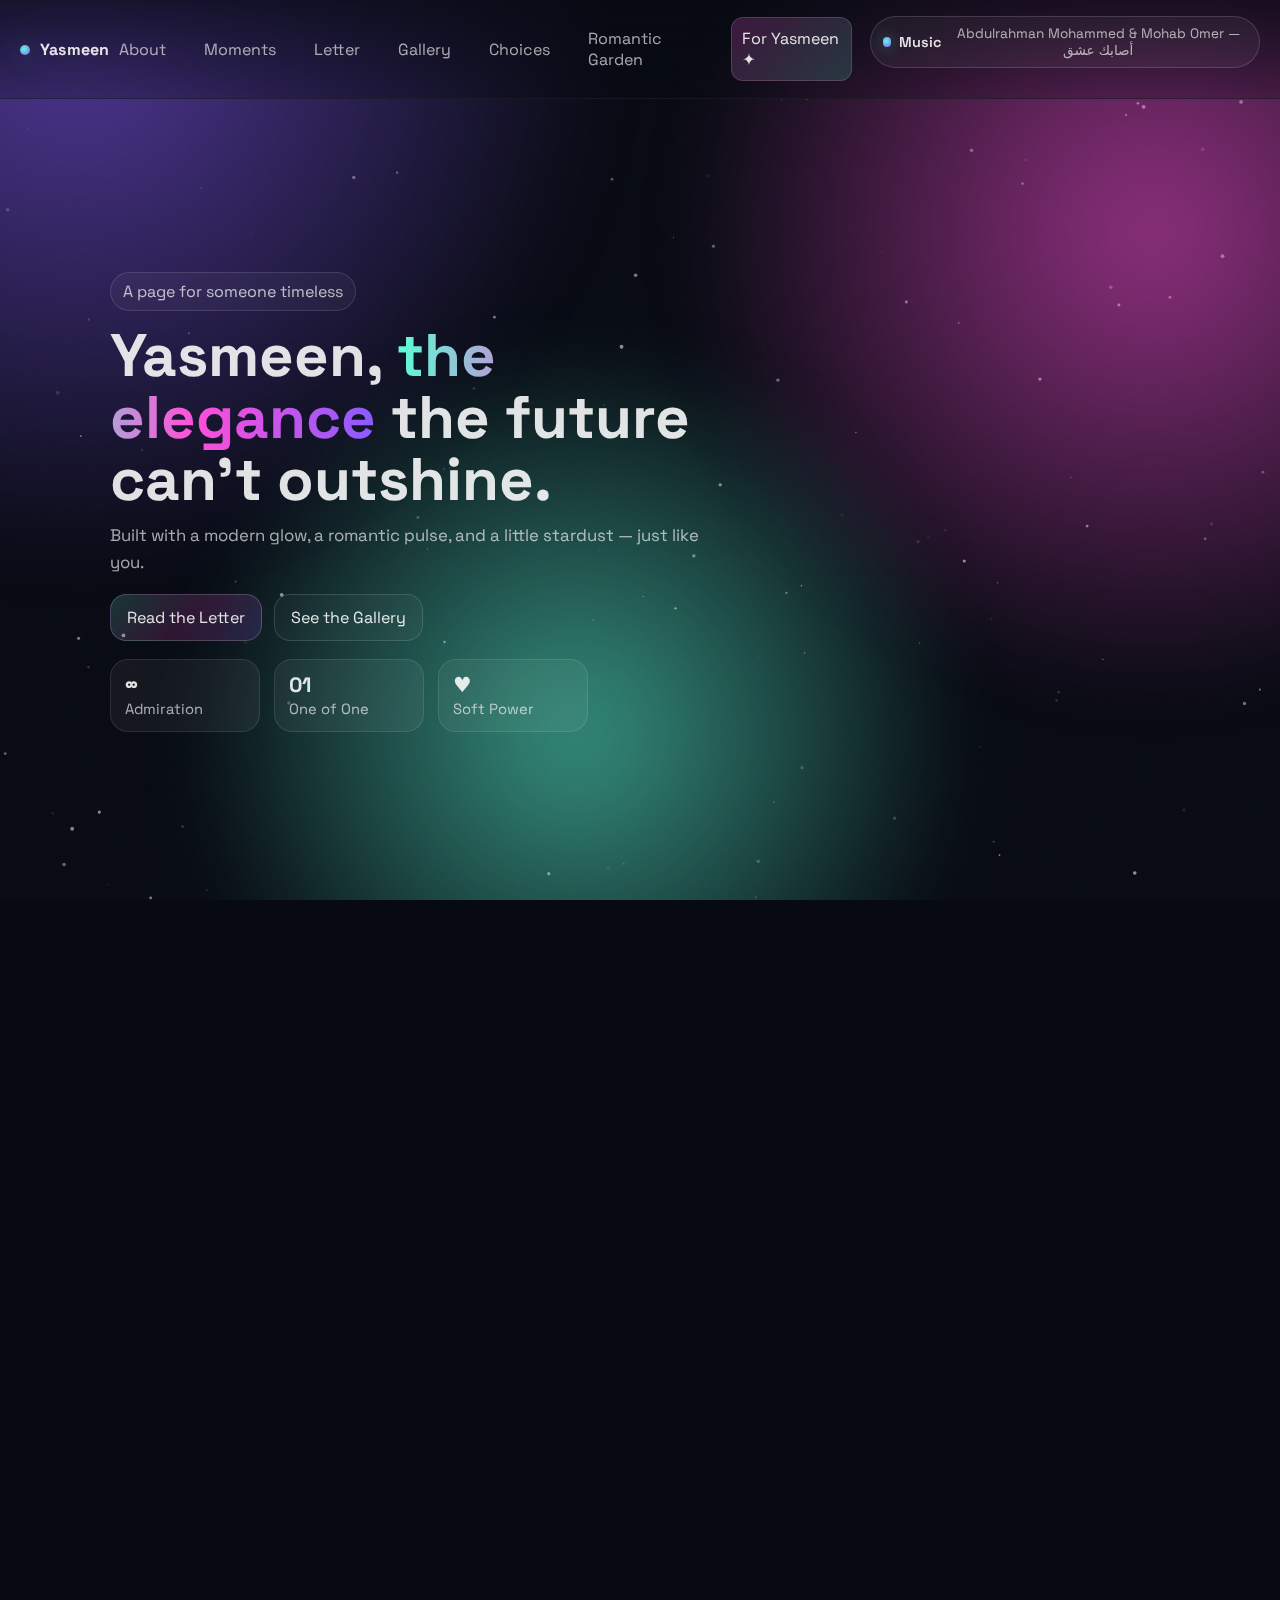
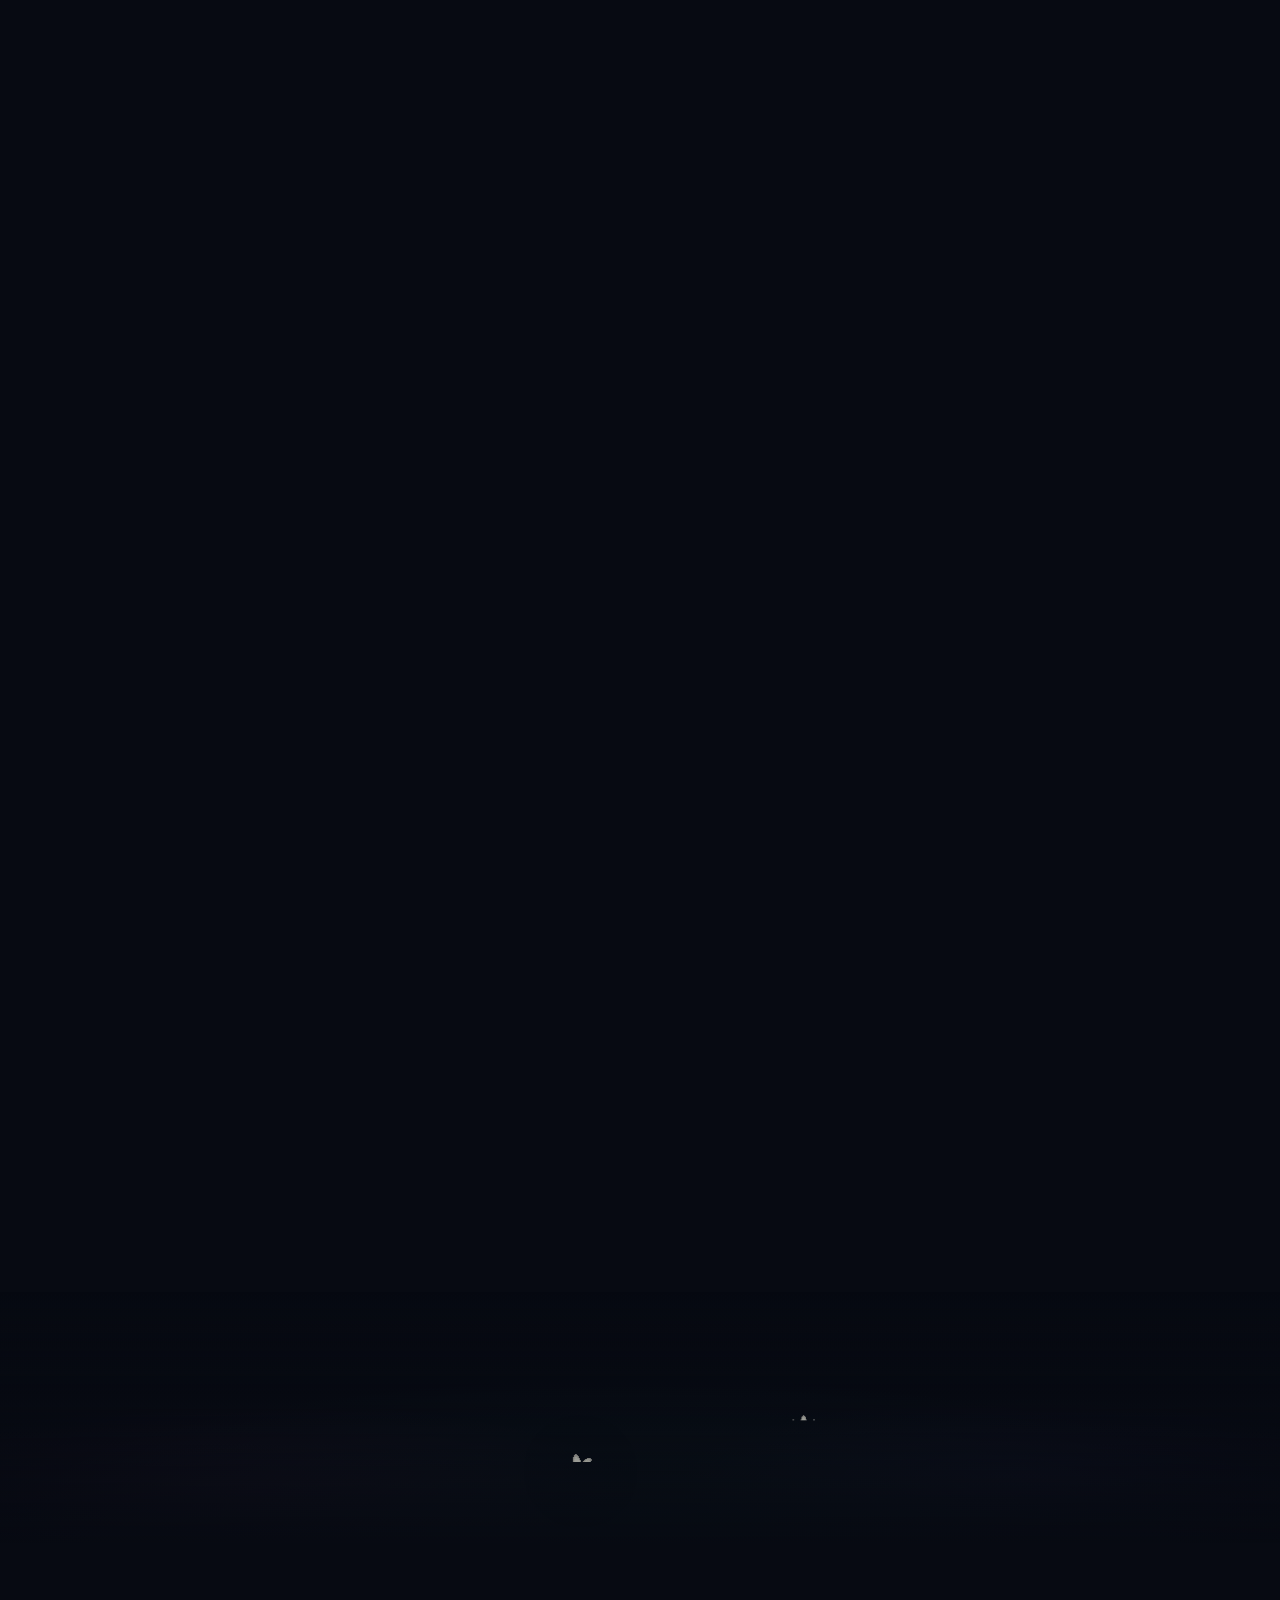
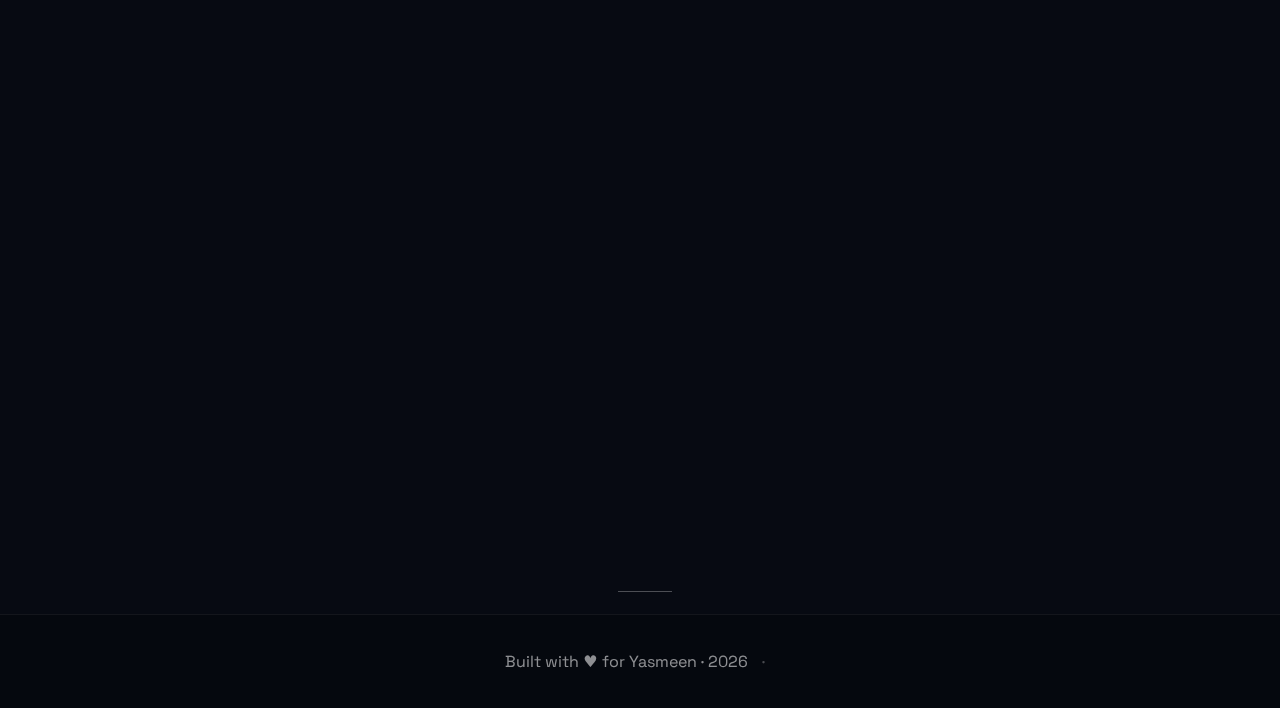
<file: index.html>
<!DOCTYPE html>
<html lang="en">
<head>
  <meta charset="UTF-8" />
  <meta name="viewport" content="width=device-width, initial-scale=1.0" />
  <meta name="theme-color" content="#0b0f1a" />
  <title>Yasmeen ✦ Star Like No Other </title>
  <meta name="description" content="A futuristic, modern, romantic page dedicated to Yasmeen." />
  <link rel="icon" href="data:image/svg+xml,<svg xmlns=%22http://www.w3.org/2000/svg%22 viewBox=%220 0 100 100%22><text y=%22.9em%22 font-size=%2290%22>✦</text></svg>">

  <!-- Fonts -->
  <link rel="preconnect" href="https://fonts.googleapis.com">
  <link rel="preconnect" href="https://fonts.gstatic.com" crossorigin>
  <link href="https://fonts.googleapis.com/css2?family=Space+Grotesk:wght@400;500;600;700&family=Playfair+Display:wght@500;600;700&display=swap" rel="stylesheet">

  <link rel="stylesheet" href="./styles.css" />
</head>

<body>
  <!-- Ambient background -->
  <div class="bg">
    <canvas id="stars" class="stars" aria-hidden="true"></canvas>
    <div class="aurora a1"></div>
    <div class="aurora a2"></div>
    <div class="aurora a3"></div>
    <div class="grain"></div>
  </div>

  <header class="header">
    <a class="brand" href="#top" aria-label="Home">
      <span class="brand__dot"></span>
      <span class="brand__text">Yasmeen</span>
      
    </a>

    <button class="navToggle" aria-label="Open menu" aria-expanded="false">
      <span></span><span></span><span></span>
    </button>

    <nav class="nav" data-nav>
      <a href="#about">About</a>
      <a href="#moments">Moments</a>
      <a href="#letter">Letter</a>
      <a href="#gallery">Gallery</a>
      <a href="#choice-game">Choices</a>
      <a href="#romantic-garden">Romantic Garden</a>
      <a href="#finale" class="nav__cta">For Yasmeen ✦</a>
      <div class="musicMenu" id="musicMenu">
        <button class="musicPill" id="musicPill" type="button" aria-haspopup="menu" aria-expanded="false">
          <span class="musicDot"></span>
          <span class="musicLabel">Music</span>
          <span class="musicNow" id="musicNow">Romantic Mix</span>
        </button>
        <div class="musicDropdown" id="musicDropdown" role="menu" aria-label="Choose a song">
          <div class="musicPanel">
            <div class="musicControls" id="musicControls" aria-label="Playback controls">
              <button class="ctrlBtn" id="ctrlPrev" type="button" title="Previous">⏮</button>
              <button class="ctrlBtn" id="ctrlPlay" type="button" title="Play/Pause">⏯</button>
              <button class="ctrlBtn" id="ctrlStop" type="button" title="Stop">⏹</button>
              <button class="ctrlBtn" id="ctrlNext" type="button" title="Next">⏭</button>
              <div class="progressWrap">
                <input type="range" id="musicSeek" min="0" max="100" value="0" step="0.1" aria-label="Seek" />
                <span class="timeReadout" id="musicTime">0:00 / 0:00</span>
              </div>
            </div>
            <button class="soundPill" id="soundToggle" type="button" aria-pressed="false">
              Sound: Off
            </button>
          </div>
          <div class="musicHint" data-music-hint></div>
          <div class="musicList" id="musicList"></div>
        </div>
      </div>
    </nav>
  </header>

  <main id="top">
    <!-- HERO -->
    <section class="hero section">
      <div class="hero__content reveal">
        <p class="kicker">A page for someone timeless</p>
        <h1 class="title">
          Yasmeen,
          <span class="title__accent">the elegance</span>
          the future can’t outshine.
        </h1>
        <p class="subtitle">
          Built with a modern glow, a romantic pulse, and a little stardust —
          just like you.
        </p>

        <div class="hero__actions">
          <a class="btn btn--primary" href="#letter">Read the Letter</a>
          <a class="btn btn--ghost" href="#gallery">See the Gallery</a>
        </div>

        <div class="hero__stats">
          <div class="stat">
            <span class="stat__num">∞</span>
            <span class="stat__label">Admiration</span>
          </div>
          <div class="stat">
            <span class="stat__num">01</span>
            <span class="stat__label">One of One</span>
          </div>
          <div class="stat">
            <span class="stat__num">♥</span>
            <span class="stat__label">Soft Power</span>
          </div>
        </div>
      </div>

      <div class="scrollHint" aria-hidden="true">
        <span></span>
        <div class="scrollHint__line"></div>
      </div>
    </section>

    <!-- ABOUT -->
    <section id="about" class="section">
      <div class="container">
        <div class="sectionHead reveal">
          <h2>About Yasmeen</h2>
          <p>Elegant. Kind. Unmatched.</p>
        </div>

        <div class="grid2">
          <div class="glassCard reveal">
            <h3 class="glassCard__title">The Aura</h3>
            <p class="glassCard__text">
              Yasmeen has that rare energy: calm confidence, warm presence,
              and a style that feels effortless.
            </p>
          </div>

          <div class="glassCard reveal">
            <h3 class="glassCard__title">The Future</h3>
            <p class="glassCard__text">
              Some people feel like progress — like the world gets better
              simply because they exist in it.
            </p>
          </div>
        </div>
      </div>
    </section>

    <!-- MOMENTS / TIMELINE -->
    <section id="moments" class="section">
      <div class="container">
        <div class="sectionHead reveal">
          <h2>Moments</h2>
          <p>A timeline of memories.</p>
        </div>

        <div class="timeline">
          <div class="tItem reveal">
            <div class="tDot"></div>
            <div class="tCard">
              <h3>First Hello</h3>
              <p>A rainy day in Tbilisi, you were hiding under your jacket, laughing with your friend like a complete goof (in the cutest way). I used the oldest excuse in the book and pretended I was lost, asking you where the metro was. You didn’t just point… you walked me all the way there, and on the way you gave me the sweetest recommendations for places to visit. I went looking for a train, and somehow I found a moment I still don’t forget. </p>
              <span class="tMeta">Memory #001</span>
            </div>
          </div>

          <div class="tItem reveal">
            <div class="tDot"></div>
            <div class="tCard">
              <h3>Sleep betrayal</h3>
              <p>Yeah I text while sleeping, and that night my phone chose to be way too brave for me. I woke up to a block and immediate panic — like “wow… I really might’ve lost my sunshine in my sleep.” You didn't know it’s an actual thing, so I explained, apologized, and slowly talked my way back into peace (with my phone on strict bedtime rules).</p>
              <span class="tMeta">Memory #014</span>
            </div>
          </div>

          <div class="tItem reveal">
            <div class="tDot"></div>
            <div class="tCard">
              <h3>Quiet Support</h3>
              <p>We went for a long walk and ended up at a flower-garden café with a view everyone would stop for. We drank coffee and talked for ages, but honestly… I kept forgetting the scenery was even there. Because the real view was sitting right in front of me, smiling like she owned the whole place... Fastforward you sleep like a little baby 😍</p>
              <span class="tMeta">Memory #027</span>
            </div>
          </div>
        </div>
      </div>
    </section>

    <!-- LETTER -->
    <section id="letter" class="section">
      <div class="container">
        <div class="sectionHead reveal">
          <h2>The Letter</h2>
          <p>This letter has been crafted with care and admiration.</p>
        </div>

        <article class="letter glassCard reveal">
          <h3 class="letter__title">Dear Yasmeen,</h3>
          <p>
            Some people leave an impression. You leave a <em>presence</em>.
            Not loud, not forced — just naturally elegant, naturally you. The kind of elegance that isn't only in how you look, but in how you make people feel: calmer, lighter, a little more hopeful.
          </p>
          <p>
            What I admire most is the way you turn ordinary moments into something worth keeping. A simple conversation with you can feel like a reset — like the world gets quieter and softer for a second. And your smile… it has this effect where time slows down, and suddenly everything makes sense.
          </p>
          <p>
            So I built this page around you — not because you needed it, but because you <em>deserve</em> it. A small space that reflects what you carry: modern glow, gentle warmth, and that rare charm that doesn't try too hard — it just exists. I wanted it to feel like you: classy, romantic, a little futuristic… and unforgettable.
          </p>
          <p>
            Yasmeen, if the future could write poetry, it would still struggle to describe you properly. Because you're not just beautiful — you're the kind of person people remember for the way you shine without even trying.
          </p>
          <p>
            If nobody told you today: you are deeply admired. You are appreciated. You are a quiet kind of magic. And you deserve the softest love and the brightest life.
          </p>
          <p class="letter__sign">
            — From someone who's honestly grateful you exist ✦
          </p>

          <div class="letter__actions">
            <button class="btn btn--primary" id="confettiBtn">Sparkles ✨</button>
            <button class="btn btn--ghost" id="copyBtn">Copy</button>
          </div>

          <p class="tiny" id="copyStatus" aria-live="polite"></p>
        </article>
      </div>
    </section>

    <!-- GALLERY -->
    <section id="gallery" class="section">
      <div class="container">
        <div class="sectionHead reveal">
          <h2>Gallery</h2>
          <p>Add photos later (kept as placeholders for now).</p>
        </div>

        <div class="gallery">
          <div class="gCard reveal">
            <div class="gImg g1" role="img" aria-label="Placeholder image 1"></div>
            <div class="gText">
              <h3>Starlight Mood</h3>
              <p>Classy, sweet, romantic.</p>
            </div>
          </div>

          <div class="gCard reveal">
            <div class="gImg g2" role="img" aria-label="Placeholder image 2"></div>
            <div class="gText">
              <h3>Aurora Glow</h3>
              <p>Soft, cute, glowing.</p>
            </div>
          </div>

          <div class="gCard reveal">
            <div class="gImg g3" role="img" aria-label="Placeholder image 3"></div>
            <div class="gText">
              <h3>Rose Neon</h3>
              <p>Romance, but elevated.</p>
            </div>
          </div>
        </div>
      </div>
    </section>

    <!-- INTERACTIVE CHOICES -->
    <section id="choice-game" class="section">
      <div class="container">
        <div class="sectionHead reveal">
          <h2>Choose The Path</h2>
          <p>Four scenarios, seven steps each. Pick carefully to unlock the final reward.</p>
        </div>

        <div class="glassCard choiceGame reveal" id="choiceGame">
          <div class="choiceGame__top">
            <div class="choiceGame__scenarios" id="scenarioList" aria-label="Scenarios"></div>
            <div class="choiceGame__controls">
              <span class="choiceGame__status" id="gameStatus"></span>
              <button class="btn btn--ghost" id="restartScenario" type="button">Restart</button>
            </div>
          </div>

          <div class="choiceGame__progress" aria-hidden="true">
            <div class="choiceGame__progressTrack">
              <div class="choiceGame__progressBar" id="gameProgressBar"></div>
            </div>
            <span class="choiceGame__progressText" id="gameProgressText">Step 1 of 7</span>
          </div>

          <div class="choiceGame__body">
            <div class="choiceGame__prompt" id="gamePrompt"></div>
            <div class="choiceGame__options" id="gameOptions"></div>
            <div class="choiceGame__feedback" id="gameFeedback" aria-live="polite"></div>
            <div class="choiceGame__actions">
              <button class="btn btn--primary" id="nextStep" type="button" disabled>Continue</button>
            </div>
            <div class="choiceGame__summary" id="gameSummary"></div>
            <div id="completionSection"></div>
          </div>
        </div>
      </div>
    </section>

    <!-- ROMANTIC GARDEN -->
    <section id="romantic-garden" class="section">
      <div class="container">
        <div class="sectionHead reveal">
          <h2>Romantic Garden</h2>
          <p>This garden is different grows into your Admiration. Hover, or tap blooms to take on and stream a soft line for you sweetheart.</p>
        </div>
      </div>
      <!-- Full-width garden anchored stable under this section -->
      <div class="garden" aria-label="Romantic Garden"></div>
    </section>

    <!-- FINALE -->
    <section id="finale" class="section finale">
      <div class="container">
        <div class="finale__wrap glassCard reveal">
          <h2>For Yasmeen ✦</h2>
          <p>
            If you’re reading this: you’re appreciated more than words can hold.
            Stay brilliant.
          </p>
          <a class="btn btn--primary" href="#top">Back to the Top</a>
        </div>
      </div>
    </section>
  </main>

  <footer class="footer">
    <p>
      Built with ♥ for Yasmeen · <span id="year"></span>
      <span class="sep">·</span>
      
    </p>
  </footer>

  <!-- Floating hearts layer -->
  <div class="hearts" aria-hidden="true"></div>
  <div class="phraseLayer" aria-hidden="true"></div>
  <div class="phraseStream" aria-live="polite" aria-hidden="true"></div>

  <div id="ytPlayer" aria-hidden="true"></div>

  <script src="https://www.youtube.com/iframe_api"></script>
  <script src="./app.js"></script>
  
</body>
</html>
</file>
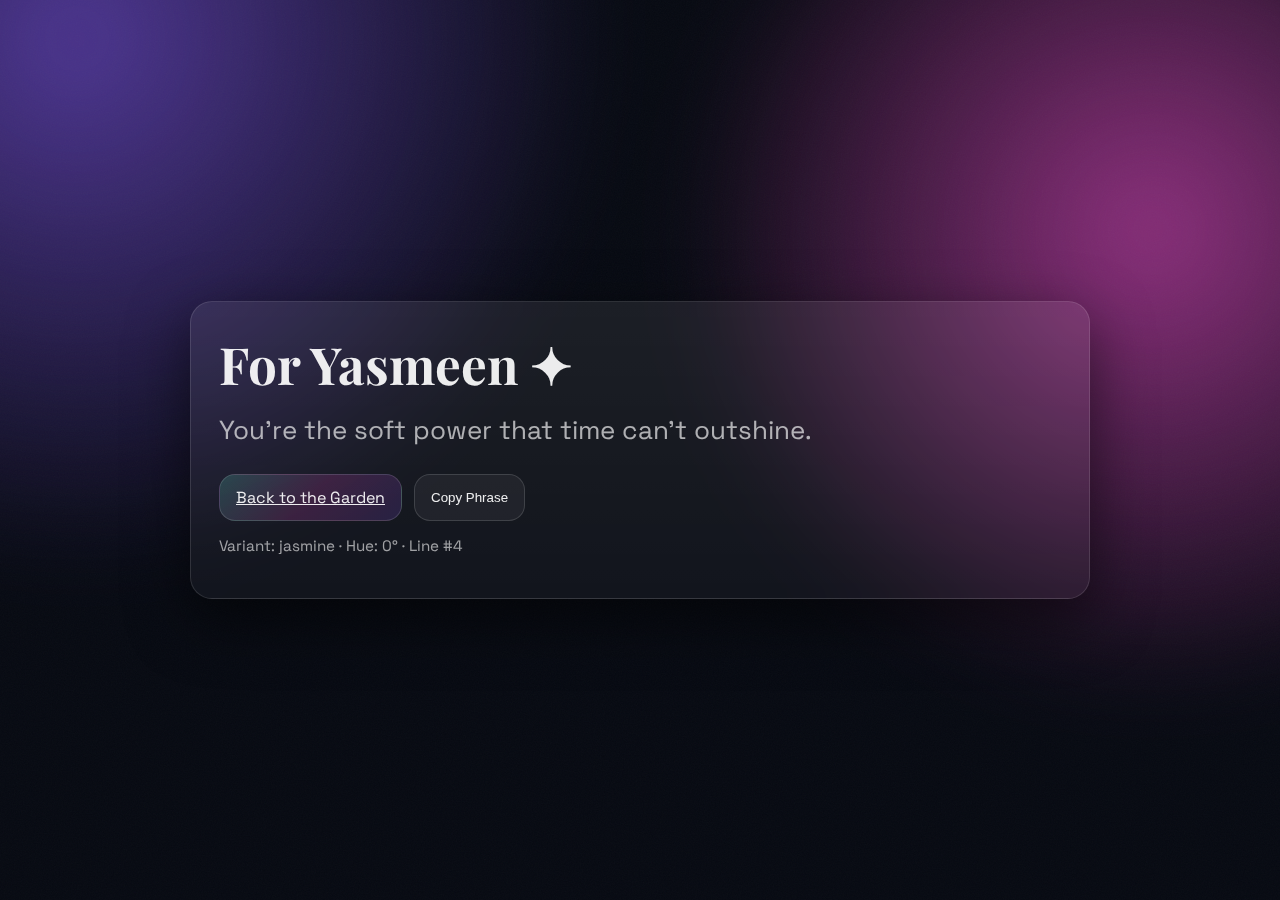
<file: romance.html>
<!DOCTYPE html>
<html lang="en">
<head>
  <meta charset="UTF-8" />
  <meta name="viewport" content="width=device-width, initial-scale=1.0" />
  <meta name="theme-color" content="#0b0f1a" />
  <title>For Yasmeen ✦</title>
  <link rel="preconnect" href="https://fonts.googleapis.com">
  <link rel="preconnect" href="https://fonts.gstatic.com" crossorigin>
  <link href="https://fonts.googleapis.com/css2?family=Space+Grotesk:wght@400;500;600;700&family=Playfair+Display:wght@500;600;700&display=swap" rel="stylesheet">
  <style>
    :root{
      --bg:#070a12; --ink:rgba(255,255,255,.92); --muted:rgba(255,255,255,.66);
      --rose:#ff4fd8; --mint:#5bffd6; --violet:#8a5bff; --gold:#ffd37a;
    }
    *{ box-sizing:border-box; }
    body{ margin:0; background:var(--bg); color:var(--ink); font-family:"Space Grotesk", system-ui, -apple-system, Segoe UI, Roboto, Arial, sans-serif; }
    .bg{ position:fixed; inset:0; z-index:-1; }
    .aurora{ position:absolute; width:70vmax; height:70vmax; filter:blur(40px); opacity:.55; border-radius:50%; animation: drift 20s ease-in-out infinite; }
    .a1{ left:-15vmax; top:-18vmax; background: radial-gradient(circle at 30% 30%, var(--violet), transparent 60%); }
    .a2{ right:-18vmax; top:-10vmax; background: radial-gradient(circle at 60% 40%, var(--rose), transparent 62%); animation-duration:22s; }
    .grain{ position:absolute; inset:-50%; background-image:url("data:image/svg+xml,%3Csvg xmlns='http://www.w3.org/2000/svg' width='160' height='160'%3E%3Cfilter id='n'%3E%3CfeTurbulence type='fractalNoise' baseFrequency='.8' numOctaves='3' stitchTiles='stitch'/%3E%3C/filter%3E%3Crect width='160' height='160' filter='url(%23n)' opacity='.25'/%3E%3C/svg%3E"); opacity:.13; transform:rotate(8deg); }
    @keyframes drift{ 0%,100%{ transform: translate(0,0) scale(1); } 50%{ transform: translate(3vmax, -2vmax) scale(1.05); } }

    .wrap{ min-height:100vh; display:grid; place-items:center; padding: 40px 20px; }
    .card{ max-width:900px; width:100%; background: linear-gradient(180deg, rgba(255,255,255,.08), rgba(255,255,255,.04)); border:1px solid rgba(255,255,255,.12); border-radius:22px; backdrop-filter: blur(14px); box-shadow: 0 20px 60px rgba(0,0,0,.55); padding: 28px; }
    .title{ font-family:"Playfair Display", serif; font-size: clamp(28px, 4vw, 52px); margin:0 0 8px; }
    .phrase{ font-size: clamp(18px, 2.6vw, 26px); line-height:1.85; color:var(--muted); margin: 0 0 18px; }
    .meta{ color: rgba(255,255,255,.60); font-size:.95rem; }
    .btns{ display:flex; gap:12px; flex-wrap:wrap; margin-top:20px; }
    .btn{ cursor:pointer; border-radius:16px; padding: 12px 16px; border:1px solid rgba(255,255,255,.14); background: rgba(255,255,255,.05); color:var(--ink); }
    .btn--primary{ background: linear-gradient(135deg, rgba(91,255,214,.18), rgba(255,79,216,.16), rgba(138,91,255,.16)); }
  </style>
</head>
<body>
  <div class="bg">
    <div class="aurora a1"></div>
    <div class="aurora a2"></div>
    <div class="grain"></div>
  </div>
  <main class="wrap">
    <article class="card">
      <h1 class="title">For Yasmeen ✦</h1>
      <p class="phrase" id="phrase"></p>
      <div class="btns">
        <a class="btn btn--primary" href="./index.html">Back to the Garden</a>
        <button class="btn" id="copy">Copy Phrase</button>
      </div>
      <p class="meta" id="meta"></p>
    </article>
  </main>
  <script>
    const PHRASES = [
      "Yasmeen, your elegance turns moments into constellations.",
      "In a quieter future, your kindness will be the loudest thing.",
      "Every day feels lighter because you exist in it.",
      "You’re the soft power that time can’t outshine.",
      "The world gets better in your presence, almost without trying.",
      "If starlight had a voice, it would speak like you." 
    ];
    const qp = new URLSearchParams(window.location.search);
    const v = qp.get('v') || 'jasmine';
    const h = parseFloat(qp.get('h')||'0');
    const idx = Math.floor(Math.random()*PHRASES.length);
    document.getElementById('phrase').textContent = PHRASES[idx];
    document.getElementById('meta').textContent = `Variant: ${v} · Hue: ${isNaN(h)?'—':h+'°'} · Line #${idx+1}`;
    document.getElementById('copy').addEventListener('click', async ()=>{
      try{ await navigator.clipboard.writeText(PHRASES[idx]); }catch{}
    });
  </script>
</body>
</html>
</file>
<file: styles.css>
:root{
  --bg: #070a12;
  --ink: rgba(255,255,255,.88);
  --muted: rgba(255,255,255,.64);

  --glass: rgba(255,255,255,.06);
  --stroke: rgba(255,255,255,.14);

  --mint: #5bffd6;
  --rose: #ff4fd8;
  --violet: #8a5bff;
  --gold: #ffd37a;

  --shadow: 0 20px 60px rgba(0,0,0,.55);
  --radius: 22px;
}

*{ box-sizing:border-box; }
html{ scroll-behavior:smooth; }
body{
  margin:0;
  color: var(--ink);
  background: var(--bg);
  font-family: "Space Grotesk", system-ui, -apple-system, Segoe UI, Roboto, Arial, sans-serif;
  overflow-x:hidden;
}
main{ position: relative; z-index: 5; }

a{ color:inherit; text-decoration:none; }
button{ font-family: inherit; }

.bg{
  position:fixed;
  inset:0;
  z-index:-2;
  overflow:hidden;
}
.aurora{
  position:absolute;
  width: 70vmax;
  height: 70vmax;
  filter: blur(40px);
  opacity:.55;
  border-radius: 50%;
  transform: translate3d(0,0,0);
  animation: drift 18s ease-in-out infinite;
}
.a1{ left:-15vmax; top:-18vmax; background: radial-gradient(circle at 30% 30%, var(--violet), transparent 60%); }
.a2{ right:-18vmax; top:-10vmax; background: radial-gradient(circle at 60% 40%, var(--rose), transparent 62%); animation-duration: 22s; }
.a3{ left:10vmax; bottom:-22vmax; background: radial-gradient(circle at 50% 50%, var(--mint), transparent 62%); animation-duration: 26s; }

@keyframes drift{
  0%,100%{ transform: translate(0,0) scale(1); }
  50%{ transform: translate(3vmax, -2vmax) scale(1.05); }
}

.grain{
  position:absolute;
  inset:-50%;
  background-image:url("data:image/svg+xml,%3Csvg xmlns='http://www.w3.org/2000/svg' width='160' height='160'%3E%3Cfilter id='n'%3E%3CfeTurbulence type='fractalNoise' baseFrequency='.8' numOctaves='3' stitchTiles='stitch'/%3E%3C/filter%3E%3Crect width='160' height='160' filter='url(%23n)' opacity='.25'/%3E%3C/svg%3E");
  opacity:.13;
  transform: rotate(8deg);
  z-index:-1;
  pointer-events:none;
}

/* Header */
.header{
  position:sticky;
  top:0;
  z-index:1000;
  display:flex;
  align-items:center;
  justify-content:space-between;
  padding: 16px 20px;
  backdrop-filter: blur(14px);
  background: linear-gradient(to bottom, rgba(7,10,18,.75), rgba(7,10,18,.25));
  border-bottom: 1px solid rgba(255,255,255,.06);
}
.brand{
  display:flex;
  align-items:baseline;
  gap:10px;
  white-space:nowrap;
}
.brand__dot{
  width:10px; height:10px;
  border-radius:999px;
  background: radial-gradient(circle at 40% 40%, var(--mint), var(--violet));
  box-shadow: 0 0 25px rgba(91,255,214,.35);
}
.brand__text{
  font-weight:700;
  letter-spacing:.2px;
}
.brand__tag{
  color: var(--muted);
  font-size: .9rem;
}

.nav{
  display:flex;
  gap:18px;
  align-items:center;
}
.nav a{
  color: var(--muted);
  padding:10px 10px;
  border-radius: 12px;
  transition: transform .2s ease, background .2s ease, color .2s ease;
}
.nav .pill{ margin-left: 10px; cursor: pointer; }
.nav a:hover{
  color: var(--ink);
  background: rgba(255,255,255,.06);
  transform: translateY(-1px);
}
.nav__cta{
  color: var(--ink) !important;
  background: linear-gradient(135deg, rgba(255,79,216,.22), rgba(91,255,214,.16));
  border: 1px solid rgba(255,255,255,.14);
}
.musicMenu{
  position:relative;
  display:flex;
  align-items:center;
  gap:8px;
  z-index: 3000; /* keep on top within header */
  padding-bottom: 14px; /* extend hover hit-area so dropdown doesn't vanish between pill and list */
}
.musicPill, .soundPill{
  border: 1px solid rgba(255,255,255,.14);
  background: rgba(255,255,255,.05);
  color: var(--ink);
  border-radius: 999px;
  padding: 8px 12px;
  font-size: .9rem;
  display:flex;
  align-items:center;
  gap:8px;
  cursor:pointer;
  transition: transform .18s ease, background .18s ease, border .18s ease;
}
.musicPill:hover, .soundPill:hover{ background: rgba(255,255,255,.08); transform: translateY(-1px); }
.musicDot{
  width:10px; height:10px;
  border-radius:999px;
  background: radial-gradient(circle at 40% 40%, var(--mint), var(--violet));
  box-shadow: 0 0 15px rgba(91,255,214,.4);
}
.musicLabel{ font-weight:600; }
.musicNow{ color: var(--muted); font-size:.85rem; }
.musicControls{ display:flex; align-items:center; gap:8px; margin-left:0; flex-wrap:wrap; }
.ctrlBtn{ border:1px solid rgba(255,255,255,.14); background: rgba(255,255,255,.06); color: var(--ink); border-radius:10px; padding:6px 10px; cursor:pointer; transition: background .18s ease, transform .18s ease; }
.ctrlBtn:hover{ background: rgba(255,255,255,.1); transform: translateY(-1px); }
.progressWrap{ display:flex; align-items:center; gap:8px; min-width:240px; flex:1; }
#musicSeek{ width:160px; accent-color: var(--mint); }
#musicTime{ color: var(--muted); font-size:.85rem; }
.musicDropdown{
  position:absolute;
  top: calc(100% - 2px); /* reduce gap so hover path is continuous */
  right: 0;
  left: auto;
  min-width: clamp(280px, 50vw, 420px);
  max-height: 80vh;
  overflow-y: auto;
  overflow-x: hidden;
  /* Hide scrollbars cross-browser while allowing scroll */
  -ms-overflow-style: none; /* IE/Edge */
  scrollbar-width: none; /* Firefox */
  background: rgba(10,14,24,.9);
  border: 1px solid rgba(255,255,255,.12);
  border-radius: 14px;
  box-shadow: 0 18px 60px rgba(0,0,0,.55);
  backdrop-filter: blur(12px);
  padding: 12px;
  display:grid;
  gap:10px;
  opacity:0;
  transform: translateY(-10px);
  pointer-events:none;
  transition: opacity .2s ease, transform .2s ease;
  z-index: 4000; /* above header and content */
}
.musicDropdown::-webkit-scrollbar{ display:none; }
.musicDropdown::before{
  content: '';
  position: absolute;
  top: -24px;
  left: -12px;
  right: -12px;
  height: 28px;
  background: transparent;
}
.musicMenu:hover .musicDropdown,
.musicMenu.open .musicDropdown{
  opacity:1;
  transform: translateY(0);
  pointer-events:auto;
}
.musicPanel{ display:grid; gap:10px; align-items:flex-start; }
.musicList{ display:grid; gap:6px; }
.musicTrack{
  width:100%;
  text-align:left;
  border: 1px solid rgba(255,255,255,.12);
  background: rgba(255,255,255,.05);
  color: var(--ink);
  border-radius: 10px;
  padding: 10px 12px;
  cursor:pointer;
  transition: background .18s ease, border .18s ease, transform .18s ease;
}
.musicTrack:hover{ background: rgba(255,255,255,.08); transform: translateY(-1px); }
.musicTrack.is-active{
  border-color: rgba(91,255,214,.4);
  box-shadow: 0 0 18px rgba(91,255,214,.25);
}
.musicHint{
  color: var(--muted);
  font-size: .9rem;
  min-height: 18px;
  margin: 4px 2px 6px;
}

.navToggle{
  display:none;
  width:44px; height:44px;
  border-radius: 14px;
  border: 1px solid rgba(255,255,255,.12);
  background: rgba(255,255,255,.05);
  backdrop-filter: blur(10px);
  box-shadow: 0 10px 40px rgba(0,0,0,.35);
}
.navToggle span{
  display:block;
  height:2px;
  margin:7px 10px;
  background: rgba(255,255,255,.75);
}

/* Sections */
.section{ padding: 64px 20px; }
.container{ max-width: 1100px; margin: 0 auto; }

.sectionHead{
  margin-bottom: 22px;
}
.sectionHead h2{
  font-family: "Playfair Display", serif;
  letter-spacing: .2px;
  font-size: clamp(28px, 4vw, 42px);
  margin: 0 0 8px;
}
.sectionHead p{
  margin:0;
  color: var(--muted);
  max-width: 70ch;
}

/* Hero */
.hero{
  padding-top: 46px;
  min-height: calc(100vh - 76px);
  display:grid;
  grid-template-columns: 1.2fr .9fr;
  align-items:center;
  gap: 26px;
  max-width: 1100px;
  margin: 0 auto;
}
.kicker{
  display:inline-block;
  color: rgba(255,255,255,.7);
  border: 1px solid rgba(255,255,255,.12);
  background: rgba(255,255,255,.04);
  padding: 8px 12px;
  border-radius: 999px;
  margin: 0 0 14px;
}
.title{
  margin: 0 0 12px;
  font-size: clamp(34px, 5vw, 60px);
  line-height: 1.03;
}
.title__accent{
  background: linear-gradient(90deg, var(--mint), var(--rose), var(--violet));
  -webkit-background-clip:text;
  background-clip:text;
  color: transparent;
}
.subtitle{
  margin:0 0 18px;
  color: var(--muted);
  max-width: 60ch;
  font-size: 1.05rem;
  line-height: 1.6;
}

.hero__actions{
  display:flex;
  gap: 12px;
  flex-wrap: wrap;
  margin-bottom: 18px;
}

.hero__stats{
  display:flex;
  gap: 14px;
  flex-wrap:wrap;
  margin-top: 10px;
}
.stat{
  background: rgba(255,255,255,.05);
  border: 1px solid rgba(255,255,255,.10);
  padding: 12px 14px;
  border-radius: 18px;
  min-width: 150px;
}
.stat__num{
  display:block;
  font-weight: 700;
  font-size: 1.3rem;
}
.stat__label{
  color: var(--muted);
  font-size: .92rem;
}

.scrollHint{
  position:absolute;
  left: 50%;
  transform: translateX(-50%);
  bottom: 22px;
  color: rgba(255,255,255,.6);
  display:flex;
  align-items:center;
  gap:10px;
  font-size:.92rem;
}
.scrollHint__line{
  width: 54px;
  height: 1px;
  background: rgba(255,255,255,.28);
}

/* Cards / UI */
.glassCard{
  background: linear-gradient(180deg, rgba(255,255,255,.08), rgba(255,255,255,.04));
  border: 1px solid rgba(255,255,255,.12);
  border-radius: var(--radius);
  padding: 18px 18px;
  box-shadow: var(--shadow);
  backdrop-filter: blur(14px);
}
.glassCard__top{
  display:flex;
  gap:10px;
  justify-content:flex-start;
  margin-bottom: 10px;
}
.pill{
  font-size:.78rem;
  letter-spacing:.12em;
  padding: 7px 10px;
  border-radius: 999px;
  border: 1px solid rgba(255,255,255,.12);
  background: rgba(255,255,255,.05);
  color: rgba(255,255,255,.72);
}
.pill--rose{
  background: rgba(255,79,216,.12);
  border-color: rgba(255,79,216,.22);
  color: rgba(255,255,255,.78);
}
.glassCard__title{
  margin: 8px 0 8px;
  font-size: 1.25rem;
}
.glassCard__text{
  margin:0;
  color: var(--muted);
  line-height: 1.65;
}
.divider{
  height:1px;
  background: rgba(255,255,255,.10);
  margin: 14px 0;
}
.glassCard__mini{ display:grid; gap: 10px; }
.miniRow{
  display:flex; align-items:center; gap:10px;
  color: rgba(255,255,255,.76);
}
.dot{
  width:10px; height:10px; border-radius:999px;
  box-shadow: 0 0 18px rgba(255,255,255,.12);
}
.dot--mint{ background: var(--mint); }
.dot--rose{ background: var(--rose); }
.dot--violet{ background: var(--violet); }

/* Buttons */
.btn{
  cursor:pointer;
  border-radius: 16px;
  padding: 12px 16px;
  border: 1px solid rgba(255,255,255,.14);

.player-wrap {
  position: fixed;
  bottom: 1rem;
  right: 1rem;
  z-index: 1000;
}

#yt-player { width: 0; height: 0; overflow: hidden; }

.enable-sound {
  display: none;
  padding: 0.6rem 1rem;
  border-radius: 999px;
  border: 1px solid rgba(255,255,255,0.25);
  background: rgba(7, 11, 20, 0.6);
  backdrop-filter: blur(8px);
  color: #fff;
  font-weight: 600;
  letter-spacing: 0.02em;
  cursor: pointer;
}

.enable-sound.enabled {
  opacity: 0.7;
  cursor: default;
}
  background: rgba(255,255,255,.05);
  color: var(--ink);
  transition: transform .18s ease, background .18s ease, border .18s ease;
}
.btn:hover{ transform: translateY(-1px); background: rgba(255,255,255,.08); }
.btn--primary{
  border: 1px solid rgba(255,255,255,.18);
  background: linear-gradient(135deg, rgba(91,255,214,.18), rgba(255,79,216,.16), rgba(138,91,255,.16));
}
.btn--ghost{
  background: rgba(255,255,255,.03);
}

/* Layout helpers */
.grid2{
  display:grid;
  grid-template-columns: 1fr 1fr;
  gap: 16px;
}

/* Timeline */
.timeline{
  display:grid;
  gap: 14px;
}
.tItem{
  display:grid;
  grid-template-columns: 20px 1fr;
  gap: 14px;
  align-items:flex-start;
}
.tDot{
  width:14px; height:14px;
  border-radius: 999px;
  margin-top: 16px;
  background: radial-gradient(circle at 40% 40%, var(--gold), var(--rose));
  box-shadow: 0 0 22px rgba(255,211,122,.22);
}
.tCard{
  background: rgba(255,255,255,.05);
  border: 1px solid rgba(255,255,255,.10);
  border-radius: 18px;
  padding: 14px 14px;
}
.tCard h3{ margin: 0 0 6px; }
.tCard p{ margin: 0 0 8px; color: var(--muted); line-height: 1.6; }
.tMeta{ color: rgba(255,255,255,.55); font-size: .9rem; }

/* Letter */
.letter{
  max-width: 820px;
}
.letter__title{
  font-family: "Playfair Display", serif;
  font-size: 1.6rem;
  margin: 0 0 10px;
}
.letter p{ color: rgba(255,255,255,.78); line-height: 1.8; }
.letter__sign{ color: rgba(255,255,255,.68); margin-top: 14px; }
.letter__actions{ display:flex; gap:12px; flex-wrap:wrap; margin-top: 14px; }
.tiny{ margin-top: 10px; color: rgba(255,255,255,.55); min-height: 1.2em; }

/* Gallery */
.gallery{
  display:grid;
  grid-template-columns: repeat(3, 1fr);
  gap: 14px;
}
.gCard{
  background: rgba(255,255,255,.05);
  border: 1px solid rgba(255,255,255,.10);
  border-radius: 18px;
  overflow:hidden;
  box-shadow: 0 16px 50px rgba(0,0,0,.4);
}
.gImg{
  height: 190px;
  background-size: cover;
  background-position: center;
}
.g1{ background-image: radial-gradient(circle at 30% 30%, rgba(255,79,216,.45), transparent 55%), radial-gradient(circle at 70% 60%, rgba(91,255,214,.35), transparent 55%), linear-gradient(135deg, rgba(138,91,255,.25), rgba(0,0,0,.3)); }
.g2{ background-image: radial-gradient(circle at 40% 40%, rgba(91,255,214,.42), transparent 55%), radial-gradient(circle at 70% 30%, rgba(255,211,122,.26), transparent 55%), linear-gradient(135deg, rgba(255,79,216,.18), rgba(0,0,0,.35)); }
.g3{ background-image: radial-gradient(circle at 35% 40%, rgba(255,79,216,.40), transparent 58%), radial-gradient(circle at 70% 60%, rgba(138,91,255,.30), transparent 55%), linear-gradient(135deg, rgba(91,255,214,.12), rgba(0,0,0,.38)); }

.gText{ padding: 12px 12px; }
.gText h3{ margin:0 0 6px; }
.gText p{ margin:0; color: var(--muted); line-height:1.6; }

/* Finale */
.finale{
  padding-bottom: 90px;
}
.finale__wrap{
  text-align:center;
  padding: 26px 18px;
}
.finale__wrap h2{
  margin: 0 0 10px;
  font-family: "Playfair Display", serif;
  font-size: clamp(30px, 4.5vw, 50px);
}
.finale__wrap p{
  margin: 0 auto 14px;
  max-width: 70ch;
  color: var(--muted);
  line-height:1.7;
}

/* Footer */
.footer{
  padding: 20px;
  text-align:center;
  color: rgba(255,255,255,.55);
  border-top: 1px solid rgba(255,255,255,.06);
  background: rgba(0,0,0,.18);
}
.sep{ margin: 0 10px; opacity:.5; }

/* Reveal animations */
.reveal{
  opacity:0;
  transform: translateY(12px);
  transition: opacity .7s ease, transform .7s ease;
}
.reveal.is-visible{
  opacity:1;
  transform: translateY(0);
}

@media (prefers-reduced-motion: reduce){
  html{ scroll-behavior:auto; }
  .aurora{ animation:none; }
  .reveal{ transition:none; }
}

/* Floating hearts */
.hearts{
  position:fixed;
  inset:0;
  pointer-events:none;
  z-index:10;
}
.heart{
  position:absolute;
  font-size: 14px;
  opacity: .0;
  transform: translateY(0) scale(1);
  animation: floatUp 2.4s ease forwards;
  filter: drop-shadow(0 10px 30px rgba(255,79,216,.18));
}
.heart.rose{ color: var(--rose); }
.heart.violet{ color: var(--violet); filter: drop-shadow(0 10px 30px rgba(138,91,255,.22)); }
.heart.mint{ color: var(--mint); filter: drop-shadow(0 10px 30px rgba(91,255,214,.22)); }
@keyframes floatUp{
  0%{ opacity:0; transform: translateY(12px) scale(.9); }
  10%{ opacity:.75; }
  100%{ opacity:0; transform: translateY(-160px) scale(1.12); }
}

/* Responsive */
@media (max-width: 920px){
  .hero{
    grid-template-columns: 1fr;
    min-height: auto;
  }
}

@media (max-width: 820px){
  .grid2{ grid-template-columns: 1fr; }
  .gallery{ grid-template-columns: 1fr; }

  .navToggle{ display:inline-block; }
  .nav{
    position: fixed;
    top: 74px;
    right: 14px;
    left: 14px;
    display:none;
    flex-direction: column;
    align-items: stretch;
    padding: 12px;
    border-radius: 18px;
    border: 1px solid rgba(255,255,255,.12);
    background: rgba(10,14,24,.75);
    backdrop-filter: blur(14px);
  }
  .nav.is-open{ display:flex; }
  .nav a{ background: rgba(255,255,255,.04); }
}
/* Keep content above the garden */
main{ padding-bottom: 260px; }

/* Cinematic romantic garden (pixel-drawn) */
.garden{
  position: relative;
  left: 0; right: 0;
  width: 100vw;
  margin-left: calc(-50vw + 50%);
  height: min(28vh, 260px);
  pointer-events: none;
  z-index: 4;
  overflow: hidden;
  background:
    linear-gradient(180deg, rgba(7,10,18,0), rgba(7,10,18,.85)),
    radial-gradient(70% 80% at 50% 90%, rgba(91,255,214,.08), transparent 70%),
    radial-gradient(50% 60% at 20% 80%, rgba(255,79,216,.08), transparent 60%),
    radial-gradient(45% 55% at 80% 75%, rgba(138,91,255,.08), transparent 60%);
}
.garden::after{
  content:"";
  position:absolute;
  inset:0;
  background: linear-gradient(180deg, transparent, rgba(7,10,18,.6));
  pointer-events:none;
}
.pflower{
  position:absolute;
  bottom:0;
  border:none;
  background:none;
  padding:0;
  cursor:pointer;
  transform: translateX(-50%) translateY(10px) scale(var(--scale,1));
  transition: transform .5s ease, filter .5s ease;
  filter: drop-shadow(0 12px 30px rgba(0,0,0,.5));
  pointer-events:auto;
}
.pflower:focus-visible{
  outline:2px solid rgba(91,255,214,.6);
  outline-offset:4px;
}
.pflower.is-blooming{
  transform: translateX(-50%) translateY(-2px) scale(calc(var(--scale,1)*1.05));
  filter: drop-shadow(0 16px 40px rgba(0,0,0,.55)) saturate(1.08);
}
.pflower[data-depth="1"]{ --scale: .9; opacity:.9; }
.pflower[data-depth="2"]{ --scale: 1; opacity:1; }
.pflower[data-depth="3"]{ --scale: 1.1; opacity:1; filter: drop-shadow(0 18px 50px rgba(0,0,0,.65)); }
.pflower canvas{
  display:block;
  width: var(--w, 80px);
  height: var(--h, 120px);
  pointer-events:none;
}

.phraseLayer{
  position:fixed;
  inset:0;
  pointer-events:none;
  z-index:14;
  overflow:hidden;
}
.floatingPhrase{
  position:absolute;
  color: var(--ink);
  font-family: "Playfair Display", serif;
  font-size: clamp(16px, 2vw, 26px);
  max-width: 26ch;
  padding: 8px 12px;
  border-radius: 14px;
  background: rgba(0,0,0,.6);
  border: 1px solid rgba(255,255,255,.14);
  backdrop-filter: blur(8px);
  box-shadow: 0 14px 30px rgba(0,0,0,.45);
  animation: floatPhrase 2.4s ease forwards;
}
@keyframes floatPhrase{
  0%{ opacity:0; transform: translate(-50%, 16px) scale(.96); }
  18%{ opacity:1; }
  100%{ opacity:0; transform: translate(-50%, -90px) scale(1); }
}

.phraseStream{
  position:fixed;
  inset:0;
  display:grid;
  place-items:center;
  padding:20px;
  pointer-events:none;
  z-index:15;
  opacity:0;
  transition: opacity .3s ease;
}
.phraseStream.is-visible{ opacity:1; }
.phraseStream .text{
  max-width: 24ch;
  color: var(--ink);
  font-family: "Playfair Display", serif;
  font-size: clamp(20px, 3vw, 40px);
  line-height:1.6;
  background: rgba(0,0,0,.55);
  border: 1px solid rgba(255,255,255,.12);
  border-radius: 18px;
  padding: 14px 18px;
  backdrop-filter: blur(12px);
  box-shadow: 0 20px 60px rgba(0,0,0,.5);
}

/* Interactive choices */
.choiceGame{ display:grid; gap:16px; }
.choiceGame__top{
  display:flex;
  flex-wrap:wrap;
  align-items:center;
  justify-content:space-between;
  gap:12px;
}
.choiceGame__controls{ display:flex; gap:12px; align-items:center; }
.choiceGame__status{ color: var(--muted); font-size:.95rem; }
.choiceGame__scenarios{ display:flex; gap:10px; flex-wrap:wrap; }
.scenarioBtn{
  border:1px solid rgba(255,255,255,.14);
  background: rgba(255,255,255,.05);
  color: var(--ink);
  padding:10px 12px;
  border-radius: 12px;
  cursor:pointer;
  transition: background .18s ease, transform .18s ease, border .18s ease;
}
.scenarioBtn:hover{ background: rgba(255,255,255,.08); transform: translateY(-1px); }
.scenarioBtn.is-active{
  border-color: rgba(91,255,214,.45);
  background: linear-gradient(135deg, rgba(91,255,214,.12), rgba(255,79,216,.10));
  box-shadow: 0 8px 30px rgba(0,0,0,.35);
}
.choiceGame__progress{ display:flex; align-items:center; gap:12px; }
.choiceGame__progressTrack{
  flex:1;
  height: 8px;
  background: rgba(255,255,255,.06);
  border-radius: 999px;
  overflow:hidden;
}
.choiceGame__progressBar{
  height:100%;
  width:0%;
  background: linear-gradient(90deg, var(--mint), var(--rose));
  border-radius: 999px;
  transition: width .25s ease;
}
.choiceGame__progressText{ color: var(--muted); font-size:.95rem; }
.choiceGame__body{ display:grid; gap:14px; }
.choiceGame__prompt{ font-size: 1.15rem; font-weight:600; line-height:1.5; }
.choiceGame__options{ display:grid; gap:10px; }
.choiceOption{
  width:100%;
  text-align:left;
  border:1px solid rgba(255,255,255,.14);
  background: rgba(255,255,255,.05);
  color: var(--ink);
  border-radius: 12px;
  padding: 12px 14px;
  cursor:pointer;
  transition: background .18s ease, border .18s ease, transform .18s ease;
}
.choiceOption:hover:enabled{ background: rgba(255,255,255,.08); transform: translateY(-1px); }
.choiceOption:disabled{ opacity:.8; cursor:not-allowed; }
.choiceOption.is-selected{ border-color: rgba(91,255,214,.45); box-shadow: 0 6px 18px rgba(0,0,0,.28); }
.choiceOption.is-correct{ background: rgba(91,255,214,.12); }
.choiceOption.is-wrong{ background: rgba(255,79,216,.06); }
.choiceGame__feedback{ min-height: 22px; color: var(--muted); font-weight:600; }
.choiceGame__actions{ display:flex; gap:10px; }
.choiceGame__summary{ color: var(--muted); font-size: .98rem; min-height: 20px; }
.choiceGame__reward{
  border: 1px solid rgba(255,255,255,.16);
  background: rgba(255,255,255,.05);
  border-radius: 14px;
  padding: 12px 14px;
  box-shadow: 0 12px 36px rgba(0,0,0,.35);
}
.choiceGame__rewardBadge{
  display:inline-block;
  padding: 6px 10px;
  border-radius: 999px;
  background: linear-gradient(135deg, rgba(91,255,214,.2), rgba(255,79,216,.2));
  border: 1px solid rgba(255,255,255,.14);
  font-weight:700;
  margin-bottom: 6px;
}

/* Reward rose */
.rose {
  position: relative;
  width: 120px;
  height: 220px;
  margin: 40px auto 20px;
}

.stem {
  position: absolute;
  bottom: 0;
  left: 50%;
  width: 6px;
  height: 0;
  background: linear-gradient(#2f7d32, #1b5e20);
  border-radius: 3px;
  transform: translateX(-50%);
  transition: height 1.2s ease-out;
}

.leaf {
  position: absolute;
  width: 40px;
  height: 20px;
  background: linear-gradient(#388e3c, #2e7d32);
  border-radius: 50% 50% 50% 0;
  opacity: 0;
  transition: opacity 0.6s ease-out 0.8s, transform 0.6s ease-out 0.8s;
}

.leaf.left {
  left: calc(50% - 40px);
  bottom: 60px;
  transform: rotate(-30deg) scale(0);
}

.leaf.right {
  left: 50%;
  bottom: 90px;
  transform: rotate(30deg) scale(0);
}

.bloom {
  position: absolute;
  bottom: 140px;
  left: 50%;
  width: 60px;
  height: 60px;
  transform: translateX(-50%) scale(0);
  transition: transform 1s ease-out 1.4s;
}

.petal {
  position: absolute;
  width: 30px;
  height: 40px;
  background: radial-gradient(circle at 30% 30%, #ff6f91, #c2185b);
  border-radius: 50% 50% 50% 50%;
  transform-origin: bottom center;
}

.p1 { transform: rotate(0deg); }
.p2 { transform: rotate(45deg); }
.p3 { transform: rotate(90deg); }
.p4 { transform: rotate(135deg); }
.p5 { transform: rotate(180deg); }

.rose.grow .stem {
  height: 140px;
}

.rose.grow .leaf {
  opacity: 1;
  transform: scale(1) rotate(var(--angle));
}

.rose.grow .leaf.left {
  --angle: -30deg;
}

.rose.grow .leaf.right {
  --angle: 30deg;
}

.rose.grow .bloom {
  transform: translateX(-50%) scale(1);
}

/* ===== Cinematic reward scene ===== */
.rewardScene {
  position: relative;
  margin: 18px auto 0;
  padding: 22px 16px 18px;
  border-radius: 18px;
  max-width: 740px;
  display: grid;
  place-items: center;
  overflow: hidden;
}

.rewardBackdrop {
  position: absolute;
  inset: 0;
  pointer-events: none;
  opacity: 0;
  transition: opacity 600ms ease;
  background:
    radial-gradient(1200px 700px at 50% 70%, rgba(255,105,180,0.14), transparent 60%),
    radial-gradient(900px 520px at 30% 20%, rgba(255,255,255,0.10), transparent 55%),
    radial-gradient(900px 520px at 70% 20%, rgba(255,255,255,0.08), transparent 55%),
    radial-gradient(1200px 900px at 50% 50%, rgba(0,0,0,0.45), rgba(0,0,0,0.70));
  backdrop-filter: blur(3px);
}

.rewardScene.isOn .rewardBackdrop { opacity: 1; }

.rewardInner {
  position: relative;
  width: min(420px, 92vw);
  height: min(520px, 95vh);
  display: grid;
  place-items: center;
}

.rewardGlow {
  position: absolute;
  inset: -20%;
  pointer-events: none;
  opacity: 0;
  transition: opacity 900ms ease 300ms;
  background:
    radial-gradient(closest-side at 50% 60%, rgba(255,105,180,0.22), transparent 65%),
    radial-gradient(closest-side at 50% 55%, rgba(255,255,255,0.10), transparent 70%);
  filter: blur(2px);
}
.rewardScene.isOn .rewardGlow { opacity: 1; }

/* Rose SVG scale-in */
.roseSvg {
  width: 100%;
  height: 100%;
  overflow: visible;
  transform: translateY(10px) scale(0.98);
  opacity: 0;
  transition: opacity 700ms ease 250ms, transform 1200ms cubic-bezier(.2,.9,.2,1) 250ms;
}
.rewardScene.isOn .roseSvg {
  opacity: 1;
  transform: translateY(0) scale(1);
}

/* Draw animation */
.stemPath {
  stroke-dasharray: 1200;
  stroke-dashoffset: 1200;
  animation: drawStem 1600ms ease-out 350ms forwards;
}
@keyframes drawStem { to { stroke-dashoffset: 0; } }

.leafGroup {
  opacity: 0;
  transform-origin: center;
  animation: leafIn 900ms cubic-bezier(.2,1,.2,1) 1150ms forwards;
}
@keyframes leafIn {
  0% { opacity: 0; transform: translateY(10px) scale(0.75); }
  100% { opacity: 1; transform: translateY(0) scale(1); }
}

.petal {
  opacity: 0;
  transform-origin: 50% 55%;
  filter: drop-shadow(0 10px 14px rgba(0,0,0,0.28));
}
.rewardScene.isOn .petal {
  animation: bloom 1400ms cubic-bezier(.16,1,.24,1) forwards;
}
@keyframes bloom {
  0% { opacity: 0; transform: translateY(18px) scale(0.65) rotate(var(--r)); }
  55% { opacity: 1; transform: translateY(0) scale(1.05) rotate(calc(var(--r) * 0.5)); }
  100% { opacity: 1; transform: translateY(0) scale(1) rotate(0deg); }
}

/* Stagger petals */
.petal[data-i="0"] { animation-delay: 1450ms; }
.petal[data-i="1"] { animation-delay: 1550ms; }
.petal[data-i="2"] { animation-delay: 1650ms; }
.petal[data-i="3"] { animation-delay: 1750ms; }
.petal[data-i="4"] { animation-delay: 1850ms; }
.petal[data-i="5"] { animation-delay: 1950ms; }
.petal[data-i="6"] { animation-delay: 2050ms; }
.petal[data-i="7"] { animation-delay: 2150ms; }
.petal[data-i="8"] { animation-delay: 2250ms; }

/* Phrase reveal after bloom */
.rewardText {
  margin-top: -22px;
  text-align: center;
  max-width: 520px;
  font-size: 20px;
  font-weight: 700;
  line-height: 1.55;
  letter-spacing: 0.3px;
  background: linear-gradient(120deg, rgba(255,255,255,0.96), rgba(255,225,240,0.92), rgba(255,142,198,0.9));
  -webkit-background-clip: text;
  background-clip: text;
  color: #ffe9f5;
  text-shadow: 0 6px 20px rgba(0,0,0,0.45);
  opacity: 0;
  transform: translateY(10px);
  transition: opacity 800ms ease, transform 800ms ease;
}
.rewardScene.showText .rewardText {
  opacity: 1;
  transform: translateY(0);
}

/* Sparkles + hearts */
.particles {
  position: absolute;
  inset: 0;
  pointer-events: none;
  overflow: hidden;
}

/* Diagnosis modal */
.spark {
  position: absolute;
  width: 6px;
  height: 6px;
  border-radius: 50%;
  background: radial-gradient(circle, rgba(255,255,255,0.95), rgba(255,105,180,0.55), transparent 70%);
  opacity: 0;
  animation: twinkle 2200ms ease-in-out infinite;
}
@keyframes twinkle {
  0%, 100% { transform: scale(0.6); opacity: 0; }
  35% { opacity: 1; }
  50% { transform: scale(1.25); opacity: 0.9; }
}

.heart {
  position: absolute;
  width: 10px;
  height: 10px;
  opacity: 0;
  animation: floatUp 2800ms ease-in-out infinite;
  filter: drop-shadow(0 6px 10px rgba(0,0,0,0.25));
}
.heart::before, .heart::after {
  content: "";
  position: absolute;
  width: 10px; height: 10px;
  background: radial-gradient(circle at 30% 30%, rgba(255,255,255,0.35), rgba(255,105,180,0.95));
  border-radius: 50%;
  top: 0;
}
.heart::before { left: 4px; }
.heart::after { left: 0; }
.heart {
  transform: rotate(45deg);
}
.heart::before, .heart::after {
  transform: rotate(-45deg);
}
@keyframes floatUp {
  0% { transform: translateY(20px) rotate(45deg) scale(0.9); opacity: 0; }
  15% { opacity: 0.85; }
  100% { transform: translateY(-160px) rotate(45deg) scale(1.15); opacity: 0; }
}

/* Cheer burst after text */
.burst {
  position: absolute;
  inset: 0;
  pointer-events: none;
  opacity: 0;
}
.rewardScene.burstOn .burst {
  opacity: 1;
  animation: burstFade 900ms ease-out forwards;
}
@keyframes burstFade { to { opacity: 0; } }
.burst i {
  position: absolute;
  width: 3px;
  height: 16px;
  border-radius: 2px;
  background: linear-gradient(rgba(255,255,255,0.95), rgba(255,105,180,0.8));
  transform-origin: bottom center;
  animation: burstRay 900ms cubic-bezier(.2,1,.2,1) forwards;
}
@keyframes burstRay {
  0% { transform: translate(-50%, -50%) rotate(var(--a)) scaleY(0.2); opacity: 0; }
  45% { opacity: 1; }
  100% { transform: translate(-50%, -50%) rotate(var(--a)) scaleY(1.05); opacity: 0; }
}

@media (prefers-reduced-motion: reduce) {
  .stemPath, .leafGroup, .petal, .spark, .heart, .burst i { animation: none !important; }
  .rewardBackdrop { transition: none; }
  .roseSvg { transition: none; opacity: 1; transform: none; }
  .rewardText { transition: none; opacity: 1; transform: none; }
}

@media (max-width: 700px){
  .choiceGame__top{ align-items:flex-start; }
  .choiceGame__controls{ width:100%; justify-content:space-between; }
}

.center-flower{
  position:fixed;
  transform: translate(0,0) scale(1);
  transition: transform .7s cubic-bezier(.2,.9,.2,1), opacity .7s ease, filter .7s ease;
  pointer-events:none;
  z-index:15;
  filter: drop-shadow(0 18px 50px rgba(0,0,0,.55));
}
.center-flower.to-center{
  transform: translate(var(--dx,0), var(--dy,0)) scale(1.12);
  opacity:1;
  filter: drop-shadow(0 24px 70px rgba(0,0,0,.65)) saturate(1.1);
}

@media (prefers-reduced-motion: reduce){
  .pflower{ transition:none; transform: translateX(-50%) translateY(0) scale(var(--scale,1)); }
  .pflower.is-blooming{ transform: translateX(-50%) translateY(0) scale(var(--scale,1)); }
  .floatingPhrase{ animation: none; opacity:1; transform: translate(-50%, -30px); }
  .center-flower{ transition:none; transform: translate(0,0) scale(1); }
}

#ytPlayer{
  position:fixed;
  width:1px; height:1px;
  left:-9999px; top:-9999px;
}

.moment {
  position: fixed;
  inset: 0;
  margin: 0;
  padding: 0;
  border-radius: 0;
  max-width: none;
  overflow: hidden;
  display: grid;
  place-items: center;
  z-index: 9000;
  pointer-events: auto;
  background:
    radial-gradient(160% 160% at 50% 50%, rgba(0,0,0,0.55), rgba(0,0,0,0.82)),
    radial-gradient(120% 110% at 50% 50%, rgba(34,0,51,0.35), rgba(4,6,10,0.9));
  backdrop-filter: blur(7px);
  opacity: 0;
  transition: opacity 400ms ease;
}

.moment.isOn { opacity: 1; }
.moment.fadeOut { opacity: 0; pointer-events: none; }

.momentOverlay {
  position: absolute;
  inset: 0;
  pointer-events: none;
  z-index: 1;
  opacity: 0;
  transition: opacity 650ms ease;
  background:
    radial-gradient(1200px 700px at 50% 55%, rgba(255,105,180,0.15), transparent 60%),
    radial-gradient(900px 520px at 30% 20%, rgba(255,255,255,0.10), transparent 55%),
    radial-gradient(900px 520px at 70% 20%, rgba(255,255,255,0.08), transparent 55%),
    radial-gradient(1200px 900px at 50% 50%, rgba(0,0,0,0.35), rgba(0,0,0,0.68));
  backdrop-filter: blur(3px);
}

.moment.isOn .momentOverlay { opacity: 1; }

.momentInner {
  position: relative;
  width: min(96vw, 1280px);
  height: min(96vh, 980px);
  display: grid;
  place-items: center;
  z-index: 2;
}

.momentCanvas {
  width: 100%;
  height: 100%;
  display: block;
  border-radius: 0;
  box-shadow: 0 26px 100px rgba(0,0,0,0.6);
  opacity: 0;
  transform: translateY(10px) scale(0.98);
  transition: opacity 700ms ease 150ms, transform 1200ms cubic-bezier(.2,.9,.2,1) 150ms;
}

.moment.isOn .momentCanvas {
  opacity: 1;
  transform: translateY(0) scale(1);
}

.momentText {
  margin-top: -10px;
  text-align: center;
  max-width: 620px;
  font-size: 18px;
  line-height: 1.55;
  letter-spacing: 0.2px;
  opacity: 0;
  transform: translateY(10px);
  transition: opacity 900ms ease, transform 900ms ease;
  z-index: 3;
}

.moment.showText .momentText {
  opacity: 1;
  transform: translateY(0);
}

@media (prefers-reduced-motion: reduce) {
  .momentOverlay, .momentCanvas, .momentText { transition: none !important; }
}

body.moment-active {
  overflow: hidden;
}

body.moment-active main,
body.moment-active header,
body.moment-active footer,
body.moment-active .bg,
body.moment-active .hearts,
body.moment-active .phraseLayer,
body.moment-active .phraseStream {
  filter: blur(7px) brightness(0.6);
  transform: scale(0.985);
  transition: filter 320ms ease, transform 320ms ease;
}

/* === Fullscreen 3D moment overlay === */
.momentLayer {
  position: fixed;
  inset: 0;
  z-index: 12000;
  display: grid;
  place-items: center;
  opacity: 0;
  pointer-events: none;
  transition: opacity 300ms ease;
}
.momentLayer.on {
  opacity: 1;
  pointer-events: auto;
}

.momentDim {
  position: absolute;
  inset: 0;
  background:
    radial-gradient(120% 110% at 50% 40%, rgba(255,105,180,0.18), rgba(10,6,20,0.82)),
    radial-gradient(90% 80% at 20% 60%, rgba(91,255,214,0.08), transparent 65%),
    radial-gradient(90% 80% at 80% 70%, rgba(138,91,255,0.08), transparent 65%),
    linear-gradient(180deg, rgba(0,0,0,0.45), rgba(0,0,0,0.75));
  backdrop-filter: blur(8px) saturate(1.1);
}

.momentCenter {
  position: relative;
  width: min(96vw, 1280px);
  height: min(96vh, 980px);
  display: grid;
  place-items: center;
  perspective: 1400px;
}

.momentGlow {
  position: absolute;
  inset: 10%;
  background:
    radial-gradient(closest-side at 50% 55%, rgba(255,105,180,0.28), transparent 70%),
    radial-gradient(closest-side at 50% 45%, rgba(255,255,255,0.16), transparent 70%);
  filter: blur(20px);
  opacity: 0;
  transition: opacity 900ms ease;
}
.momentLayer.on .momentGlow { opacity: 1; }

.rose3d {
  position: relative;
  width: min(52vw, 620px);
  height: min(60vh, 720px);
  transform-style: preserve-3d;
  transform: rotateX(18deg) rotateY(-12deg);
  filter: drop-shadow(0 24px 80px rgba(0,0,0,0.55));
}

.roseStage {
  position: absolute;
  inset: 0;
  transform-style: preserve-3d;
  animation: stageTilt 14s ease-in-out infinite alternate;
}

@keyframes stageTilt {
  0% { transform: rotateX(-4deg) rotateY(-4deg); }
  50% { transform: rotateX(6deg) rotateY(8deg); }
  100% { transform: rotateX(-6deg) rotateY(-2deg); }
}

.stem3d {
  position: absolute;
  bottom: 0;
  left: 50%;
  width: 14px;
  height: 0;
  background: linear-gradient(180deg, #2f9b45, #1b5e20);
  border-radius: 999px;
  transform: translateX(-50%) translateZ(2px);
  box-shadow: 0 0 22px rgba(0,0,0,0.4);
  transform-origin: bottom;
  animation: stemGrow 1600ms ease-out forwards;
}

@keyframes stemGrow {
  0% { height: 0; }
  100% { height: 420px; }
}

.leaf3d {
  position: absolute;
  width: 120px;
  height: 70px;
  background: radial-gradient(40% 40% at 30% 30%, #57c66a, #1b5e20);
  border-radius: 120px 120px 60px 60px;
  opacity: 0;
  transform-style: preserve-3d;
  filter: drop-shadow(0 12px 24px rgba(0,0,0,0.45));
  transform-origin: bottom center;
  animation: leafIn 900ms cubic-bezier(.25,1,.25,1) forwards;
}

.leaf3d.left {
  bottom: 160px;
  left: calc(50% - 40px);
  transform: translateX(-100%) rotateY(38deg) rotateZ(-24deg) translateZ(-18px) scale(0.8);
  animation-delay: 1100ms;
}
.leaf3d.right {
  bottom: 210px;
  left: 50%;
  transform: translateX(40%) rotateY(-32deg) rotateZ(24deg) translateZ(12px) scale(0.85);
  animation-delay: 1250ms;
}

@keyframes leafIn {
  0% { opacity: 0; transform: translateZ(-40px) translateY(20px) scale(0.7) rotateZ(-12deg); }
  100% { opacity: 1; }
}

.bloom3d {
  position: absolute;
  width: 420px;
  height: 420px;
  left: 50%;
  bottom: 320px;
  transform: translateX(-50%) translateZ(20px) scale(0.85) translateY(12px);
  transform-style: preserve-3d;
  opacity: 0.6;
  transition: opacity 500ms ease 600ms, transform 900ms cubic-bezier(.2,.9,.2,1) 600ms;
  z-index: 1;
}
.bloom3d::after {
  content: "";
  position: absolute;
  inset: 26% 26% auto auto;
  width: 140px;
  height: 140px;
  border-radius: 50%;
  background: radial-gradient(circle at 40% 40%, rgba(255,255,255,0.35), rgba(255,90,140,0.18) 45%, rgba(90,0,20,0.65) 90%);
  filter: blur(2px);
  opacity: 0.55;
  transform: translate(-50%, -30%) scale(0.9);
  box-shadow:
    0 0 40px rgba(255, 90, 140, 0.35),
    inset 0 -12px 28px rgba(90, 0, 20, 0.45);
  z-index: 0;
  pointer-events: none;
}
.momentLayer.on .bloom3d {
  opacity: 1;
  transform: translateX(-50%) translateZ(20px) scale(1) translateY(0);
}

.petal3d {
  position: absolute;
  width: 150px;
  height: 210px;
  top: 58px;
  left: 110px;
  background:
    radial-gradient(120% 110% at 60% 32%, rgba(255,235,240,0.28), transparent 45%),
    radial-gradient(80% 80% at 46% 64%, rgba(255,96,130,0.95), rgba(205,28,70,0.98) 55%, rgba(95,10,30,0.95) 88%),
    linear-gradient(155deg, rgba(255,210,220,0.35), transparent 55%, rgba(60,0,10,0.65) 90%);
  border-radius: 58% 70% 46% 62%;
  opacity: 0;
  transform-origin: bottom center;
  transform-style: preserve-3d;
  filter: drop-shadow(0 18px 34px rgba(0,0,0,0.46));
  box-shadow:
    inset 0 6px 16px rgba(255,255,255,0.12),
    inset 0 -12px 28px rgba(60,0,10,0.42);
  z-index: 2;
}

.petal3d:nth-child(odd) { filter: drop-shadow(0 20px 32px rgba(0,0,0,0.4)); }

.petal3d {
  --rot: calc(var(--i) * 20deg);
  --tilt: calc(8deg + var(--i) * 0.2deg);
  --depth: calc(16px + var(--i) * 1.1px);
  --lift: calc(var(--i) * -1px);
  --scale: calc(1 - var(--i) * 0.01);
  --yaw: 0deg;
  transform: rotateZ(var(--rot)) rotateX(var(--tilt)) rotateY(var(--yaw)) translateZ(var(--depth)) translateY(var(--lift)) scale(var(--scale,1));
  animation-fill-mode: forwards;
  opacity: 0;
}

.momentLayer.on .petal3d {
  animation: petalIn 1400ms cubic-bezier(.16,1,.24,1) forwards;
  animation-delay: calc(800ms + var(--i) * 70ms);
}

@keyframes petalIn {
  0% { opacity: 0; transform: rotateZ(var(--rot)) rotateX(46deg) rotateY(var(--yaw)) translateZ(0px) scale(0.25) translateY(18px); }
  55% { opacity: 1; transform: rotateZ(var(--rot)) rotateX(calc(var(--tilt) * 0.6)) rotateY(var(--yaw)) translateZ(calc(var(--depth) * 1.12)) translateY(calc(var(--lift) * 0.5)) scale(calc(var(--scale,1) * 1.05)); }
  100% { opacity: 1; transform: rotateZ(var(--rot)) rotateX(var(--tilt)) rotateY(var(--yaw)) translateZ(var(--depth)) translateY(var(--lift)) scale(var(--scale,1)); }
}

.momentText {
  position: absolute;
  bottom: 8%;
  width: min(80vw, 780px);
  text-align: center;
  font-size: 22px;
  font-weight: 700;
  line-height: 1.65;
  letter-spacing: 0.4px;
  background: linear-gradient(120deg, rgba(255,255,255,0.96), rgba(255,213,237,0.92), rgba(255,128,192,0.9));
  -webkit-background-clip: text;
  background-clip: text;
  color: #ffe9f5;
  text-shadow: 0 8px 24px rgba(0,0,0,0.55);
  opacity: 0;
  transform: translateY(10px);
  transition: opacity 800ms ease, transform 800ms ease;
  z-index: 3;
}
.momentLayer.showText .momentText {
  opacity: 1;
  transform: translateY(0);
}

.momentParticles {
  position: absolute;
  inset: 0;
  pointer-events: none;
  overflow: hidden;
  z-index: 2;
}
.momentParticles span {
  position: absolute;
  width: 8px;
  height: 8px;
  border-radius: 50%;
  background: radial-gradient(circle, rgba(255,255,255,0.9), rgba(255,105,180,0.6));
  opacity: 0;
  animation: floatParticle linear infinite;
  animation-duration: calc(2200ms + var(--d,0ms));
  animation-delay: var(--delay, 0ms);
  transform: translate(-50%, -50%) scale(0.8);
}

@keyframes floatParticle {
  0% { opacity: 0; transform: translate(var(--x,50%) , 105%) scale(0.6); }
  15% { opacity: 0.9; }
  100% { opacity: 0; transform: translate(calc(var(--x,50%)), -10%) scale(1.2); }
}

.momentBurst {
  position: absolute;
  inset: 0;
  pointer-events: none;
  opacity: 0;
  z-index: 4;
}
.momentLayer.burst .momentBurst { opacity: 1; }
.momentBurst i {
  position: absolute;
  width: 3px;
  height: 28%;
  background: linear-gradient(rgba(255,255,255,0.95), rgba(255,105,180,0.0));
  left: 50%;
  top: 52%;
  transform-origin: top center;
  transform: translate(-50%, -50%) rotate(calc(var(--i) * 15deg)) scaleY(0);
  animation: burstRay 900ms cubic-bezier(.2,1,.2,1) forwards;
}
@keyframes burstRay {
  0% { opacity: 0; transform: translate(-50%, -50%) rotate(calc(var(--i) * 15deg)) scaleY(0.2); }
  40% { opacity: 1; }
  100% { opacity: 0; transform: translate(-50%, -50%) rotate(calc(var(--i) * 15deg)) scaleY(1.1); }
}
</file>
